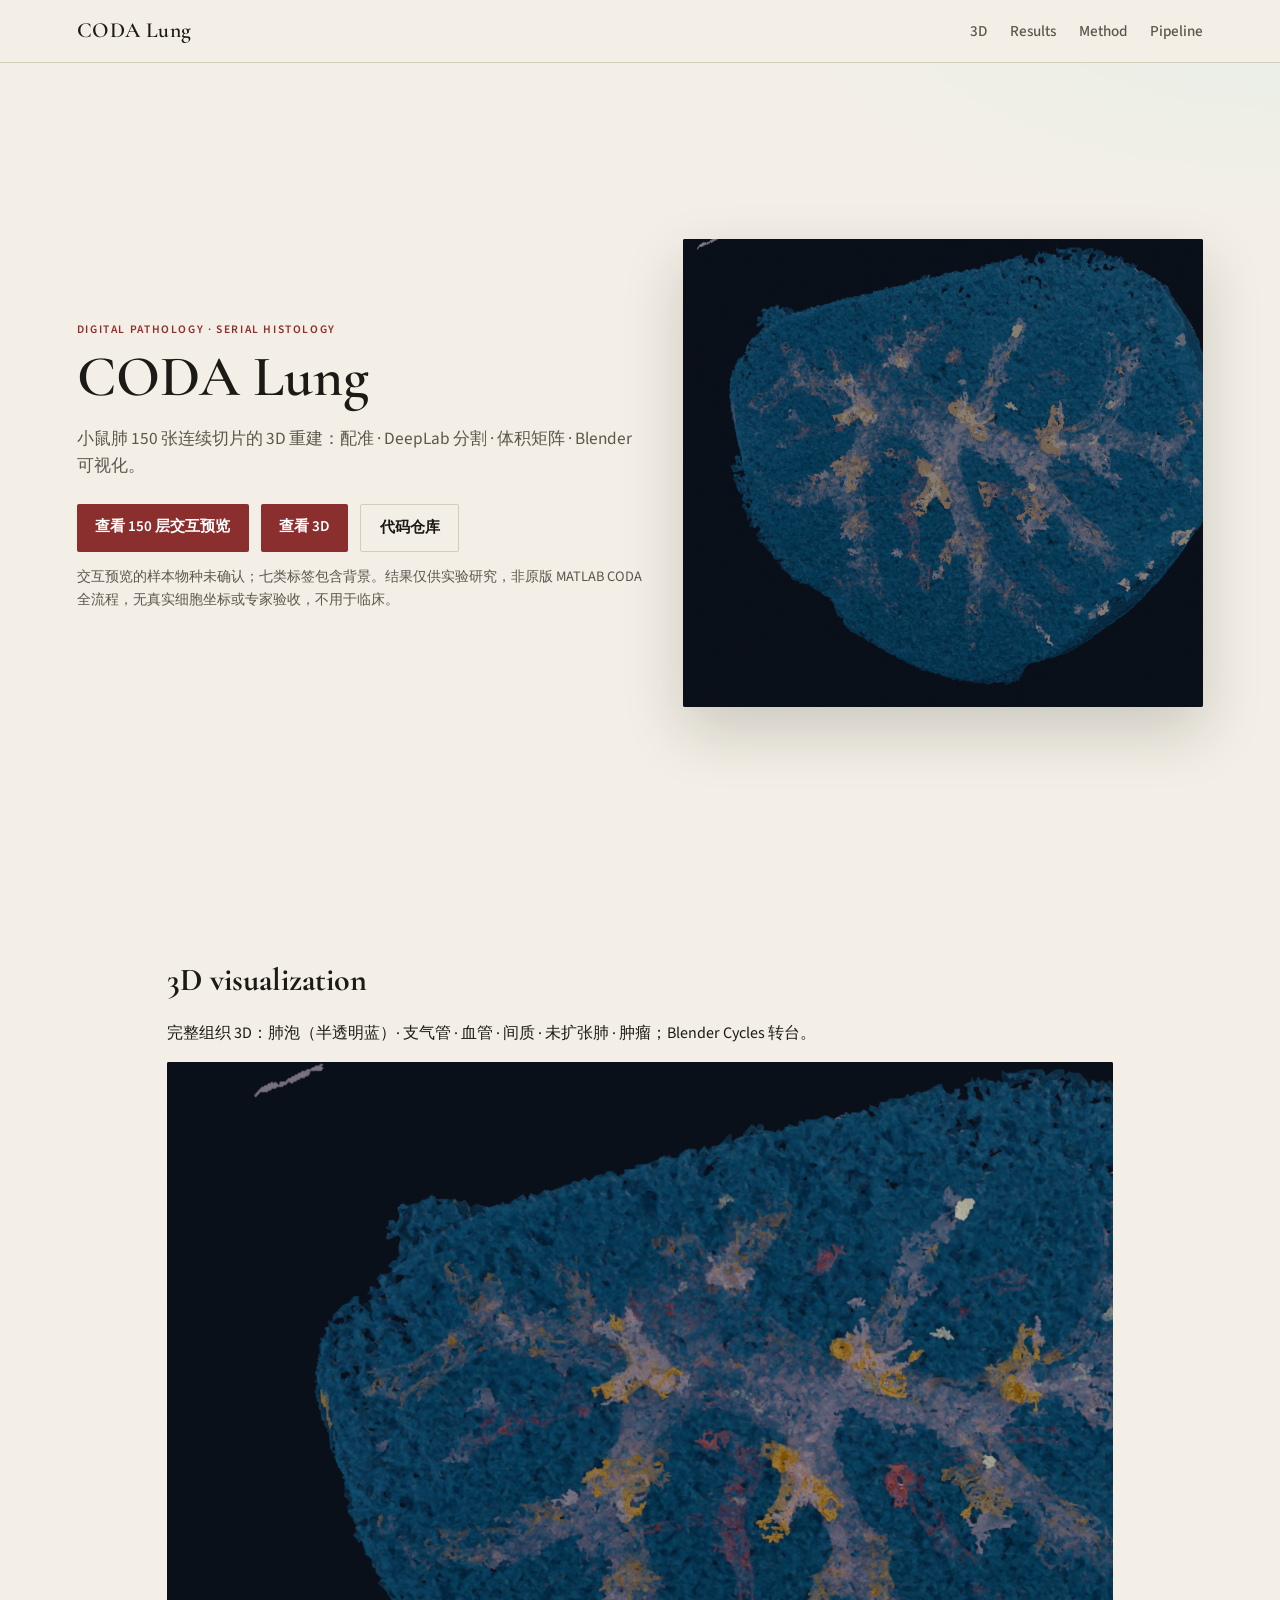
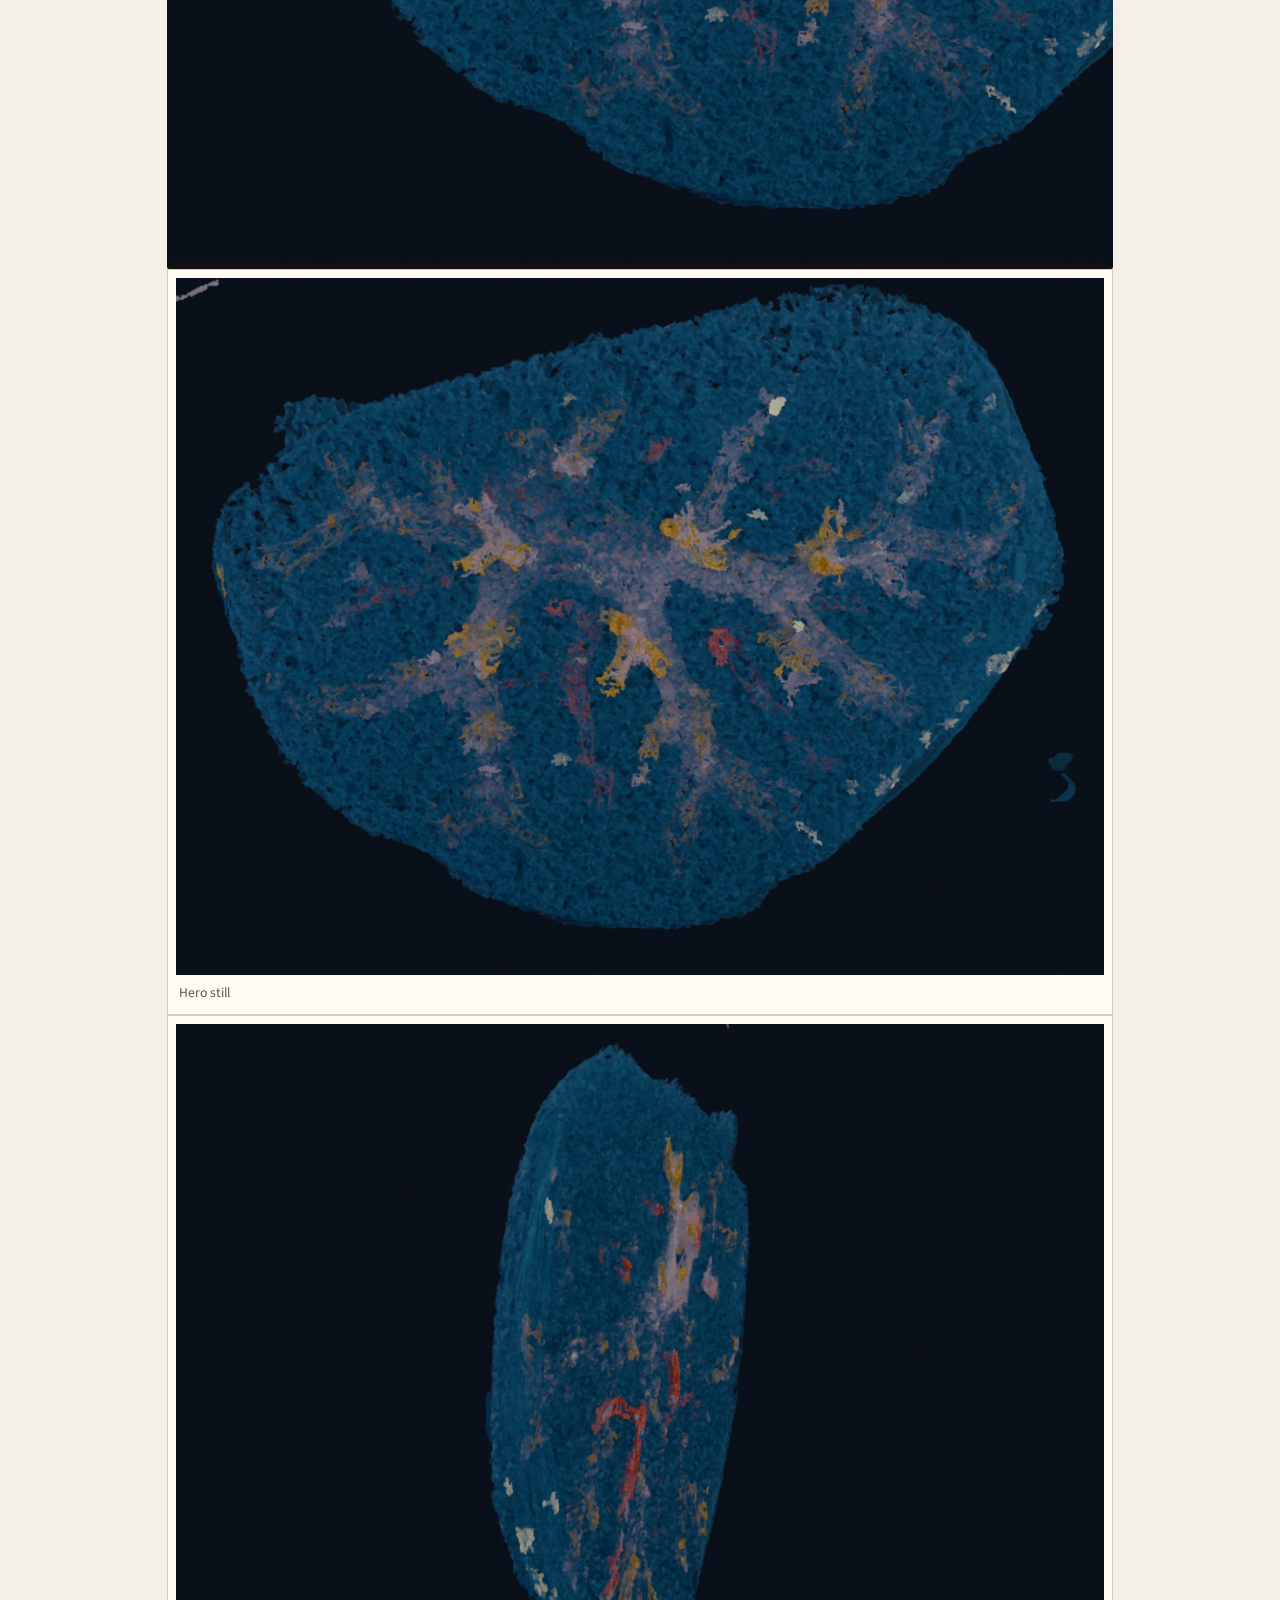
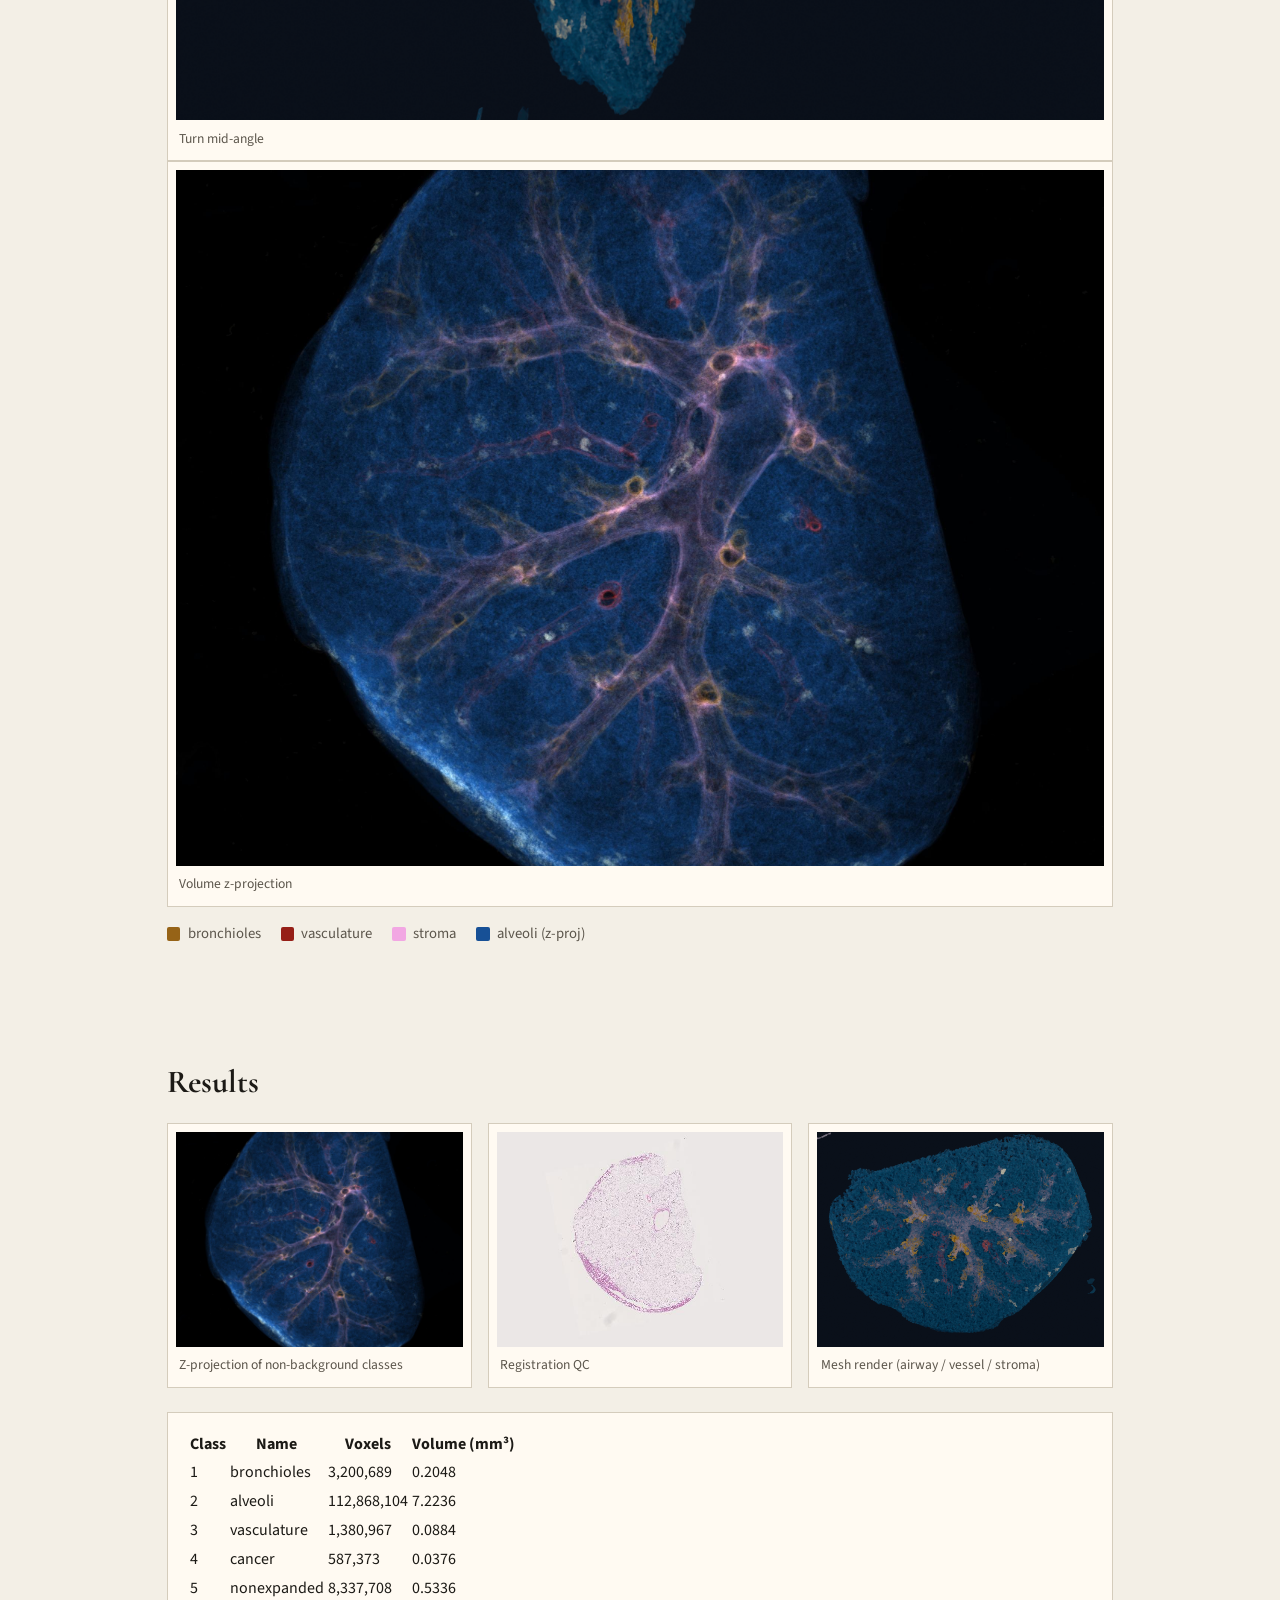
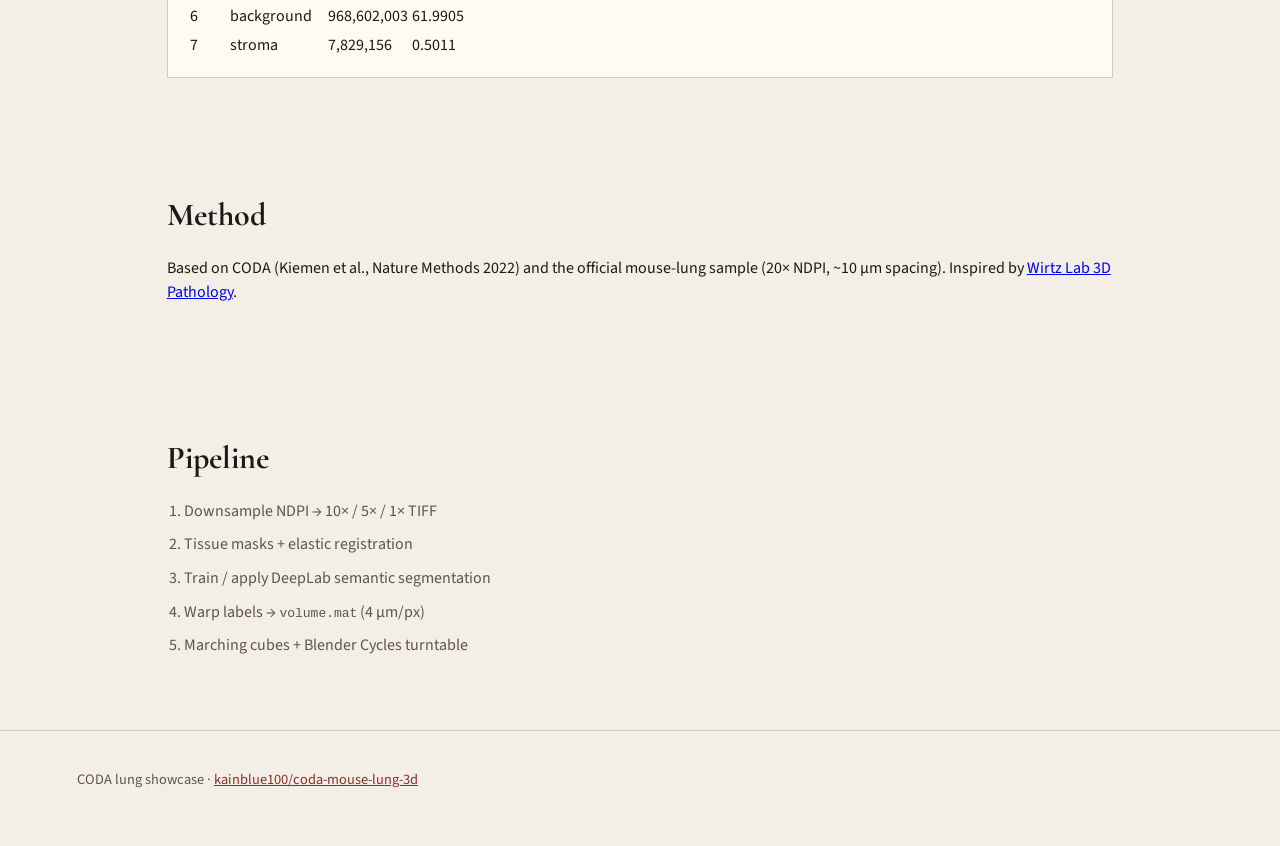
<file: index.html>
<!DOCTYPE html>
<html lang="zh-CN">
<head>
  <meta charset="utf-8" />
  <meta name="viewport" content="width=device-width, initial-scale=1" />
  <title>CODA Mouse Lung — 3D Digital Pathology</title>
  <link rel="preconnect" href="https://fonts.googleapis.com" />
  <link rel="preconnect" href="https://fonts.gstatic.com" crossorigin />
  <link href="https://fonts.googleapis.com/css2?family=Cormorant+Garamond:wght@500;600&family=Source+Sans+3:wght@400;500;600&display=swap" rel="stylesheet" />
  <link rel="stylesheet" href="styles.css" />
</head>
<body>
  <header class="site-header">
    <a class="brand" href="#top">CODA Lung</a>
    <nav>
      <a href="#viewer">3D</a>
      <a href="#results">Results</a>
      <a href="#method">Method</a>
      <a href="#pipeline">Pipeline</a>
    </nav>
  </header>

  <main id="top">
    <section class="hero">
      <div class="hero-copy">
        <p class="kicker">Digital pathology · serial histology</p>
        <h1>CODA Lung</h1>
        <p class="lede">
          小鼠肺 150 张连续切片的 3D 重建：配准 · DeepLab 分割 · 体积矩阵 · Blender 可视化。
        </p>
        <div class="cta-row">
          <a class="btn primary" href="lung-slices.html">查看 150 层交互预览</a>
          <a class="btn primary" href="#viewer">查看 3D</a>
          <a class="btn ghost" href="https://github.com/kainblue100/coda-mouse-lung-3d" target="_blank" rel="noopener">代码仓库</a>
        </div>
        <p class="note">
          交互预览的样本物种未确认；七类标签包含背景。结果仅供实验研究，非原版 MATLAB CODA 全流程，无真实细胞坐标或专家验收，不用于临床。
        </p>
      </div>
      <div class="hero-visual">
        <img id="hero-render" src="assets/turntable.gif?v=6" alt="3D lung reconstruction turntable" />
      </div>
    </section>

    <section id="viewer" class="block">
      <h2>3D visualization</h2>
      <p>完整组织 3D：肺泡（半透明蓝）· 支气管 · 血管 · 间质 · 未扩张肺 · 肿瘤；Blender Cycles 转台。</p>
      <div class="viewer-frame">
        <img id="turntable-gif" src="assets/hero.png?v=6" alt="3D lung turntable animation" />
      </div>
      <div class="still-row">
        <figure>
          <img src="assets/hero.png?v=6" alt="Hero still" />
          <figcaption>Hero still</figcaption>
        </figure>
        <figure>
          <img src="assets/turn_0012.png?v=6" alt="Turntable mid angle" />
          <figcaption>Turn mid-angle</figcaption>
        </figure>
        <figure>
          <img src="assets/z-projection.jpg" alt="Z projection" />
          <figcaption>Volume z-projection</figcaption>
        </figure>
      </div>
      <ul class="legend" id="legend">
        <li><span style="background:#966317"></span> bronchioles</li>
        <li><span style="background:#961f17"></span> vasculature</li>
        <li><span style="background:#f2a7e3"></span> stroma</li>
        <li><span style="background:#175096"></span> alveoli (z-proj)</li>
      </ul>
    </section>

    <section id="results" class="block">
      <h2>Results</h2>
      <div class="gallery">
        <figure>
          <img src="assets/z-projection.jpg" alt="Z-projection of labelled volume" />
          <figcaption>Z-projection of non-background classes</figcaption>
        </figure>
        <figure>
          <img src="assets/check_registration.jpg" alt="Registration QC" />
          <figcaption>Registration QC</figcaption>
        </figure>
        <figure>
          <img src="assets/hero.png" alt="Mesh render" />
          <figcaption>Mesh render (airway / vessel / stroma)</figcaption>
        </figure>
      </div>
      <div id="stats" class="stats">
        <p class="muted">Loading class volumes…</p>
      </div>
    </section>

    <section id="method" class="block">
      <h2>Method</h2>
      <p>
        Based on CODA (Kiemen et al., Nature Methods 2022) and the official mouse-lung sample
        (20× NDPI, ~10&nbsp;µm spacing). Inspired by
        <a href="https://wirtzlab.johnshopkins.edu/research/digital-pathology/" target="_blank" rel="noopener">Wirtz Lab 3D Pathology</a>.
      </p>
    </section>

    <section id="pipeline" class="block">
      <h2>Pipeline</h2>
      <ol class="steps">
        <li>Downsample NDPI → 10× / 5× / 1× TIFF</li>
        <li>Tissue masks + elastic registration</li>
        <li>Train / apply DeepLab semantic segmentation</li>
        <li>Warp labels → <code>volume.mat</code> (4&nbsp;µm/px)</li>
        <li>Marching cubes + Blender Cycles turntable</li>
      </ol>
    </section>
  </main>

  <footer>
    <p>CODA lung showcase · <a href="https://github.com/kainblue100/coda-mouse-lung-3d">kainblue100/coda-mouse-lung-3d</a></p>
  </footer>
  <script src="app.js"></script>
</body>
</html>
</file>
<file: styles.css>
:root {
  --bg: #f3efe6;
  --ink: #1c1a16;
  --muted: #5c564c;
  --line: #d4ccbc;
  --accent: #8b2e2e;
  --panel: #fffaf2;
  --hero-grad: linear-gradient(145deg, #1a2430 0%, #3d4f45 48%, #8b6b4a 100%);
  --serif: "Cormorant Garamond", Georgia, serif;
  --sans: "Source Sans 3", "Segoe UI", sans-serif;
}

* { box-sizing: border-box; }
html { scroll-behavior: smooth; }
body {
  margin: 0;
  color: var(--ink);
  background:
    radial-gradient(1200px 500px at 10% -10%, #fff8e8 0%, transparent 60%),
    radial-gradient(900px 400px at 100% 0%, #e8efe8 0%, transparent 55%),
    var(--bg);
  font-family: var(--sans);
  line-height: 1.55;
}

.site-header {
  position: sticky; top: 0; z-index: 20;
  display: flex; justify-content: space-between; align-items: center;
  padding: 0.9rem 6vw;
  background: rgba(243, 239, 230, 0.92);
  backdrop-filter: blur(8px);
  border-bottom: 1px solid var(--line);
}
.brand {
  font-family: var(--serif);
  font-size: 1.35rem;
  font-weight: 600;
  color: var(--ink);
  text-decoration: none;
  letter-spacing: 0.02em;
}
nav a {
  margin-left: 1.25rem;
  color: var(--muted);
  text-decoration: none;
  font-weight: 500;
  font-size: 0.95rem;
}
nav a:hover { color: var(--accent); }

.hero {
  min-height: calc(100vh - 64px);
  display: grid;
  grid-template-columns: 1.05fr 0.95fr;
  gap: 2rem;
  align-items: center;
  padding: 3rem 6vw 4rem;
}
.hero-copy h1 {
  font-family: var(--serif);
  font-weight: 600;
  font-size: clamp(2.2rem, 4.5vw, 3.6rem);
  line-height: 1.12;
  margin: 0.35rem 0 1rem;
  max-width: 14ch;
}
.kicker {
  text-transform: uppercase;
  letter-spacing: 0.14em;
  font-size: 0.72rem;
  color: var(--accent);
  font-weight: 600;
  margin: 0;
}
.lede { max-width: 38rem; color: var(--muted); font-size: 1.08rem; }
.cta-row { display: flex; gap: 0.75rem; margin-top: 1.5rem; flex-wrap: wrap; }
.btn {
  display: inline-block;
  padding: 0.7rem 1.15rem;
  border-radius: 2px;
  text-decoration: none;
  font-weight: 600;
  font-size: 0.95rem;
}
.btn.primary { background: var(--accent); color: #fff; }
.btn.ghost { border: 1px solid var(--line); color: var(--ink); background: transparent; }

.hero-visual {
  min-height: 52vh;
  background: var(--hero-grad);
  border-radius: 2px;
  overflow: hidden;
  box-shadow: 0 24px 60px rgba(28, 26, 22, 0.18);
  display: grid; place-items: center;
}
.hero-visual img {
  width: 100%; height: 100%; object-fit: cover;
  display: block;
  animation: drift 18s ease-in-out infinite alternate;
}
@keyframes drift {
  from { transform: scale(1.02) translateY(0); }
  to { transform: scale(1.08) translateY(-1.5%); }
}

.block { padding: 3.5rem 6vw; max-width: 1100px; margin: 0 auto; }
.block h2 {
  font-family: var(--serif);
  font-size: 2rem;
  margin: 0 0 1rem;
}
.pillars, .steps { padding-left: 1.1rem; color: var(--muted); }
.pillars li, .steps li { margin: 0.55rem 0; }
.note { font-size: 0.9rem; color: var(--muted); }

.gallery {
  display: grid;
  grid-template-columns: repeat(3, 1fr);
  gap: 1rem;
}
figure {
  margin: 0;
  background: var(--panel);
  border: 1px solid var(--line);
  padding: 0.5rem;
}
figure img {
  width: 100%;
  aspect-ratio: 4/3;
  object-fit: cover;
  background: #ddd;
  display: block;
}
figcaption { font-size: 0.85rem; color: var(--muted); padding: 0.45rem 0.2rem 0.2rem; }

.stats {
  margin-top: 1.5rem;
  background: var(--panel);
  border: 1px solid var(--line);
  padding: 1rem 1.2rem;
}
.muted { color: var(--muted); }
.viewer-frame {
  background: #111;
  border-radius: 2px;
  overflow: hidden;
}
.viewer-frame video { width: 100%; display: block; max-height: 70vh; }
.legend {
  list-style: none; padding: 0; display: flex; flex-wrap: wrap; gap: 0.85rem 1.25rem;
  margin: 1rem 0 0;
}
.legend li { display: flex; align-items: center; gap: 0.45rem; color: var(--muted); font-size: 0.92rem; }
.legend span { width: 0.85rem; height: 0.85rem; display: inline-block; border-radius: 2px; }

footer {
  border-top: 1px solid var(--line);
  padding: 1.5rem 6vw 2.5rem;
  color: var(--muted);
  font-size: 0.9rem;
}
footer a { color: var(--accent); }

@media (max-width: 900px) {
  .hero { grid-template-columns: 1fr; min-height: auto; }
  .hero-copy h1 { max-width: none; }
  .gallery { grid-template-columns: 1fr; }
  nav a { margin-left: 0.7rem; font-size: 0.85rem; }
}
</file>
